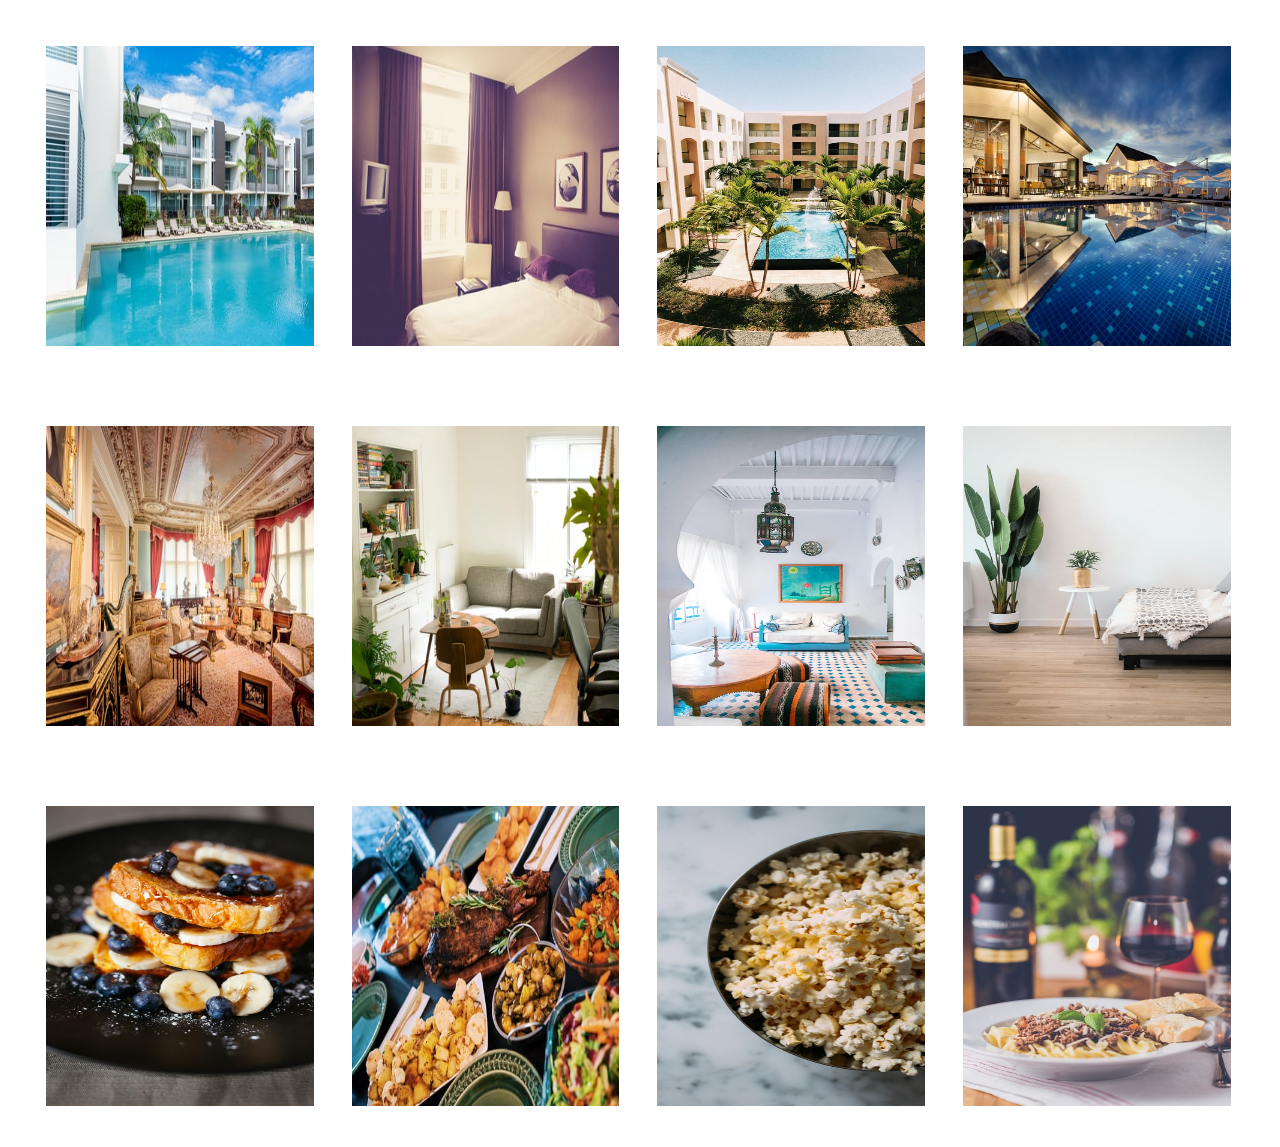
<file: all.html>
<!DOCTYPE html>
<html lang="en">
<head>
  <meta charset="UTF-8">
  <meta name="viewport" content="width=device-width, initial-scale=1.0">
  <title>Document</title>
  <link rel="stylesheet" href="../css/all.css">
</head>
<body>
  <div class="all">
    <div class="imgall">
        <a href="../images/gal1.jpg" target="_blank">
            <img src="../images/gal1.jpg" alt="Tree">
        </a>
    </div>
</div>
<div class="all">
    <div class="imgall">
        <a href="../images/gal2.jpg" target="_blank">
            <img src="../images/gal2.jpg" alt="Tree">
        </a>
    </div>
</div>
<div class="all">
    <div class="imgall">
        <a href="../images/gal3.jpg" target="_blank">
            <img src="../images/gal3.jpg" alt="Tree">
        </a>
    </div>
</div>
<div class="all">
    <div class="imgall">
        <a href="../images/gal5.jpg" target="_blank">
            <img src="../images/gal5.jpg" alt="Tree">
        </a>
    </div>
</div>
<div class="all">
  <div class="imgall">
      <a href="../images/room1.jpg" target="_blank">
          <img src="../images/room1.jpg" alt="Tree">
      </a>
  </div>
</div>
<div class="all">
  <div class="imgall">
      <a href="../images/room2.jpg" target="_blank">
          <img src="../images/room2.jpg" alt="Tree">
      </a>
  </div>
</div>
<div class="all">
  <div class="imgall">
      <a href="../images/room3.jpg" target="_blank">
          <img src="../images/room3.jpg" alt="Tree">
      </a>
  </div>
</div>
<div class="all">
  <div class="imgall">
      <a href="../images/room4.jpg" target="_blank">
          <img src="../images/room4.jpg" alt="Tree">
      </a>
  </div>
</div>
<div class="all">
  <div class="imgall">
      <a href="../images/breakfast.jpg" target="_blank">
          <img src="../images/breakfast.jpg" alt="Tree">
      </a>
  </div>
</div>
<div class="all">
  <div class="imgall">
      <a href="../images/lunch.jpg" target="_blank">
          <img src="../images/lunch.jpg" alt="Tree">
      </a>
  </div>
</div>
<div class="all">
  <div class="imgall">
      <a href="../images/snack.jpg" target="_blank">
          <img src="../images/snack.jpg" alt="Tree">
      </a>
  </div>
</div>
<div class="all">
  <div class="imgall">
      <a href="../images/dinner.jpg" target="_blank">
          <img src="../images/dinner.jpg" alt="Tree">
      </a>
  </div>
  </div>
</body>
</html>
</file>
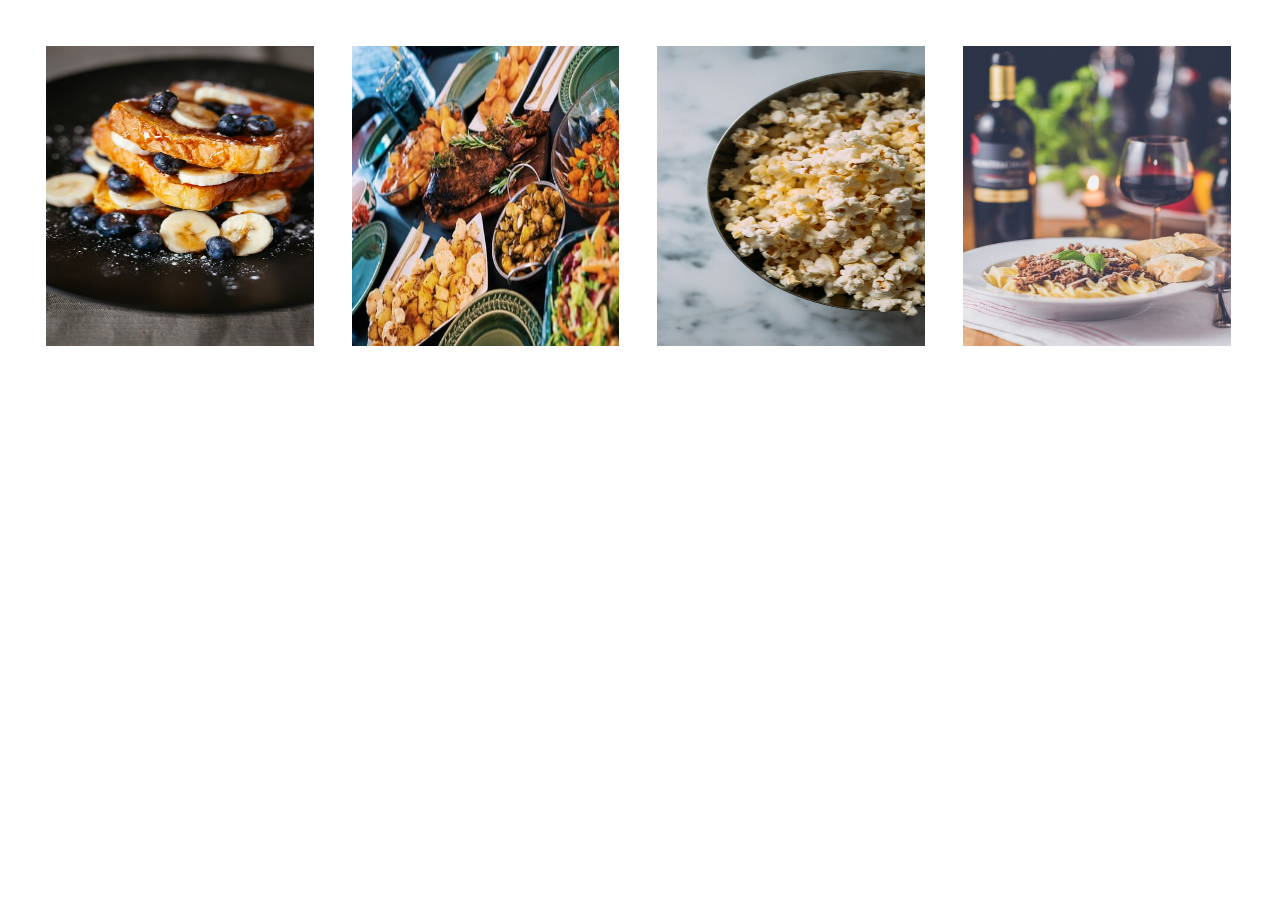
<file: restGallery.html>
<!DOCTYPE html>
<html lang="en">
<head>
  <meta charset="UTF-8">
  <meta name="viewport" content="width=device-width, initial-scale=1.0">
  <title>Document</title>
  <link rel="stylesheet" href="../css/all.css">
</head>
<body>
  
<div class="all">
  <div class="imgall">
      <a href="../images/breakfast.jpg" target="_blank">
          <img src="../images/breakfast.jpg" alt="Tree">
      </a>
  </div>
</div>
<div class="all">
  <div class="imgall">
      <a href="../images/lunch.jpg" target="_blank">
          <img src="../images/lunch.jpg" alt="Tree">
      </a>
  </div>
</div>
<div class="all">
  <div class="imgall">
      <a href="../images/snack.jpg" target="_blank">
          <img src="../images/snack.jpg" alt="Tree">
      </a>
  </div>
</div>
<div class="all">
  <div class="imgall">
      <a href="../images/dinner.jpg" target="_blank">
          <img src="../images/dinner.jpg" alt="Tree">
      </a>
  </div>
  </div>
</body>
</html>
</file>
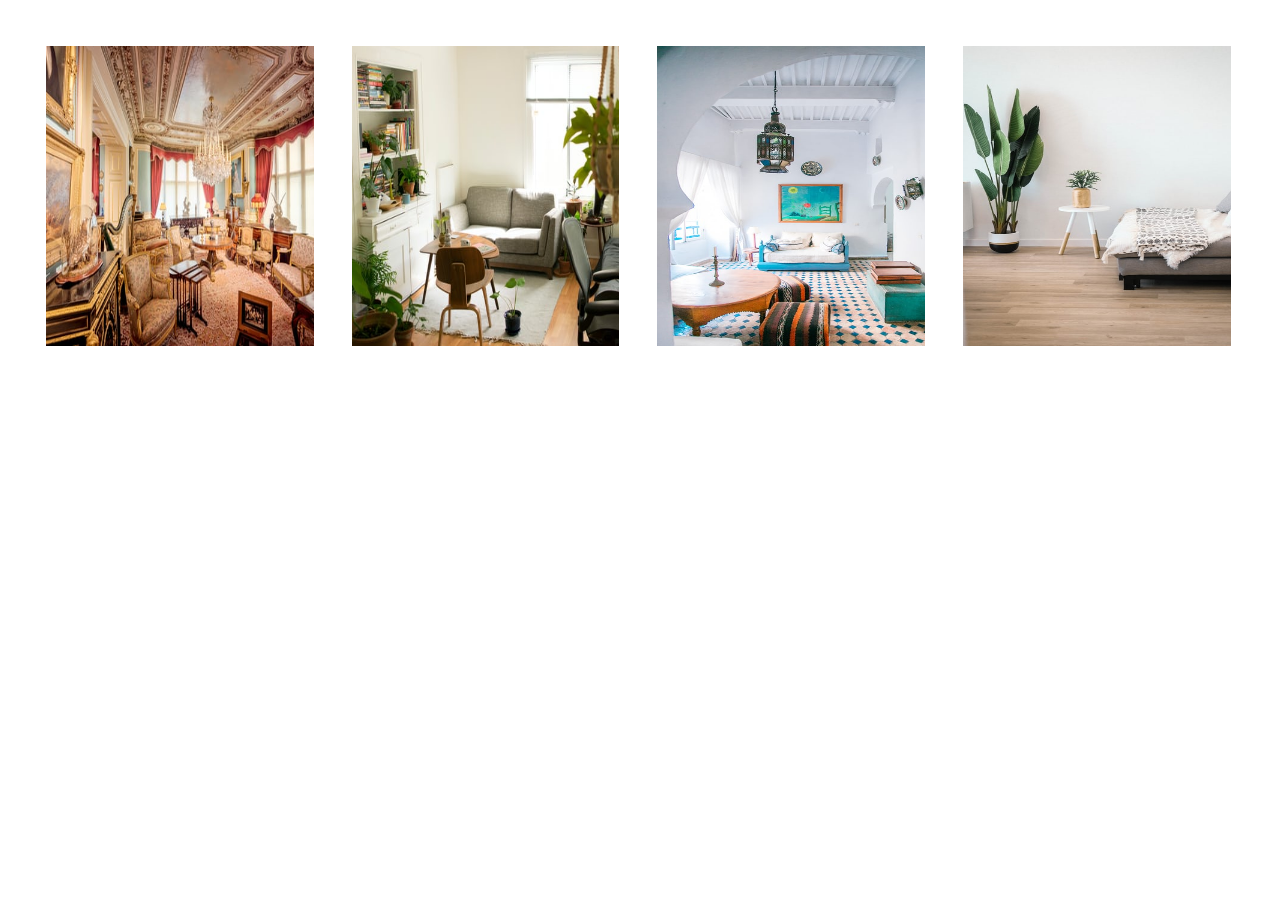
<file: rooms.html>
<!DOCTYPE html>
<html lang="en">
<head>
  <meta charset="UTF-8">
  <meta name="viewport" content="width=device-width, initial-scale=1.0">
  <title>Document</title>
  <link rel="stylesheet" href="../css/all.css">
</head>
<body>
  
<div class="all">
  <div class="imgall">
      <a href="../images/room1.jpg" target="_blank">
          <img src="../images/room1.jpg" alt="Tree">
      </a>
  </div>
</div>
<div class="all">
  <div class="imgall">
      <a href="../images/room2.jpg" target="_blank">
          <img src="../images/room2.jpg" alt="Tree">
      </a>
  </div>
</div>
<div class="all">
  <div class="imgall">
      <a href="../images/room3.jpg" target="_blank">
          <img src="../images/room3.jpg" alt="Tree">
      </a>
  </div>
</div>
<div class="all">
  <div class="imgall">
      <a href="../images/room4.jpg" target="_blank">
          <img src="../images/room4.jpg" alt="Tree">
      </a>
  </div>
</div>
</body>
</html>
</file>
<file: css/all.css>
.all .imgall{
  float:left;
  width: calc(100% / 5.5);
  overflow: hidden;
  padding:3%;
}
.all:hover {
  zoom: 1.2;
  
}

img{
  height: 300px;
  width: 300px;
}

@media screen and (max-width:500px){

  img{
    width: 100%;
  }
  .all .imgall{
    width: 100%;
    float: none;
    padding:0;
}

}
</file>
